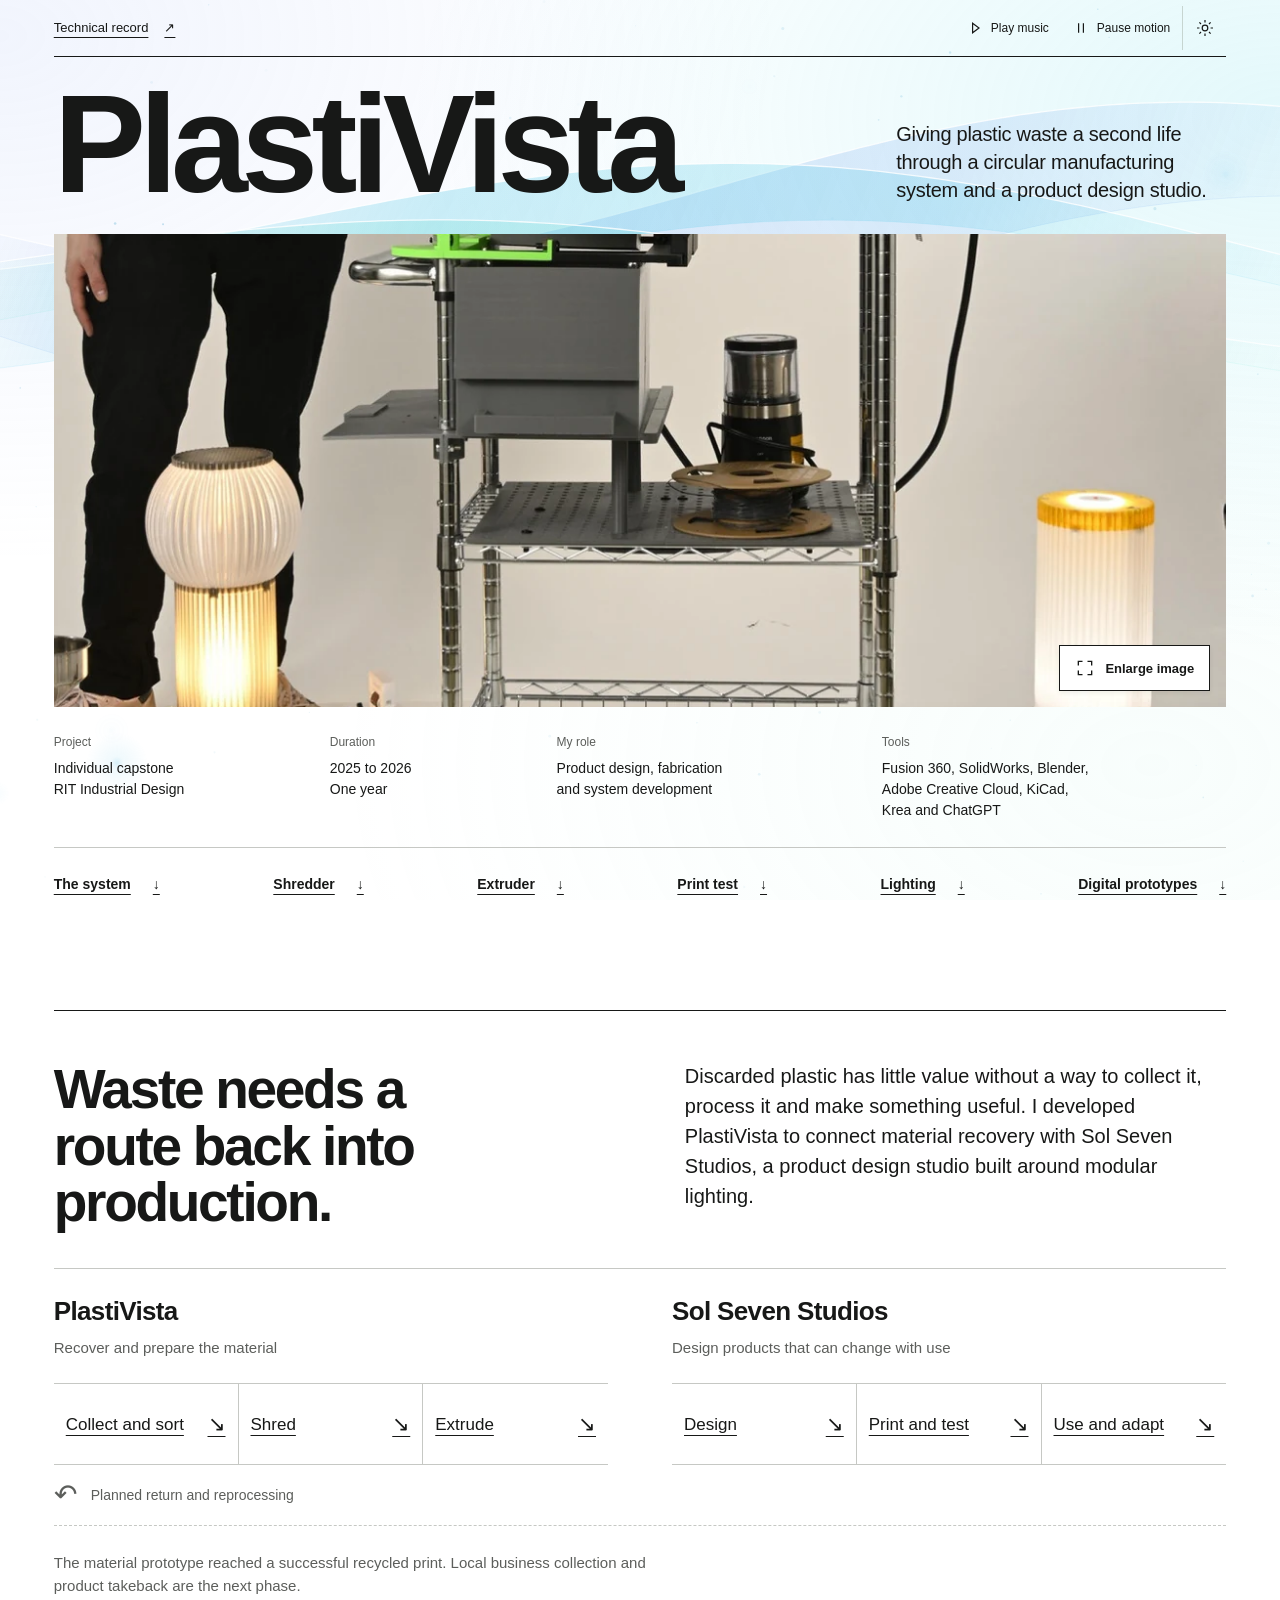
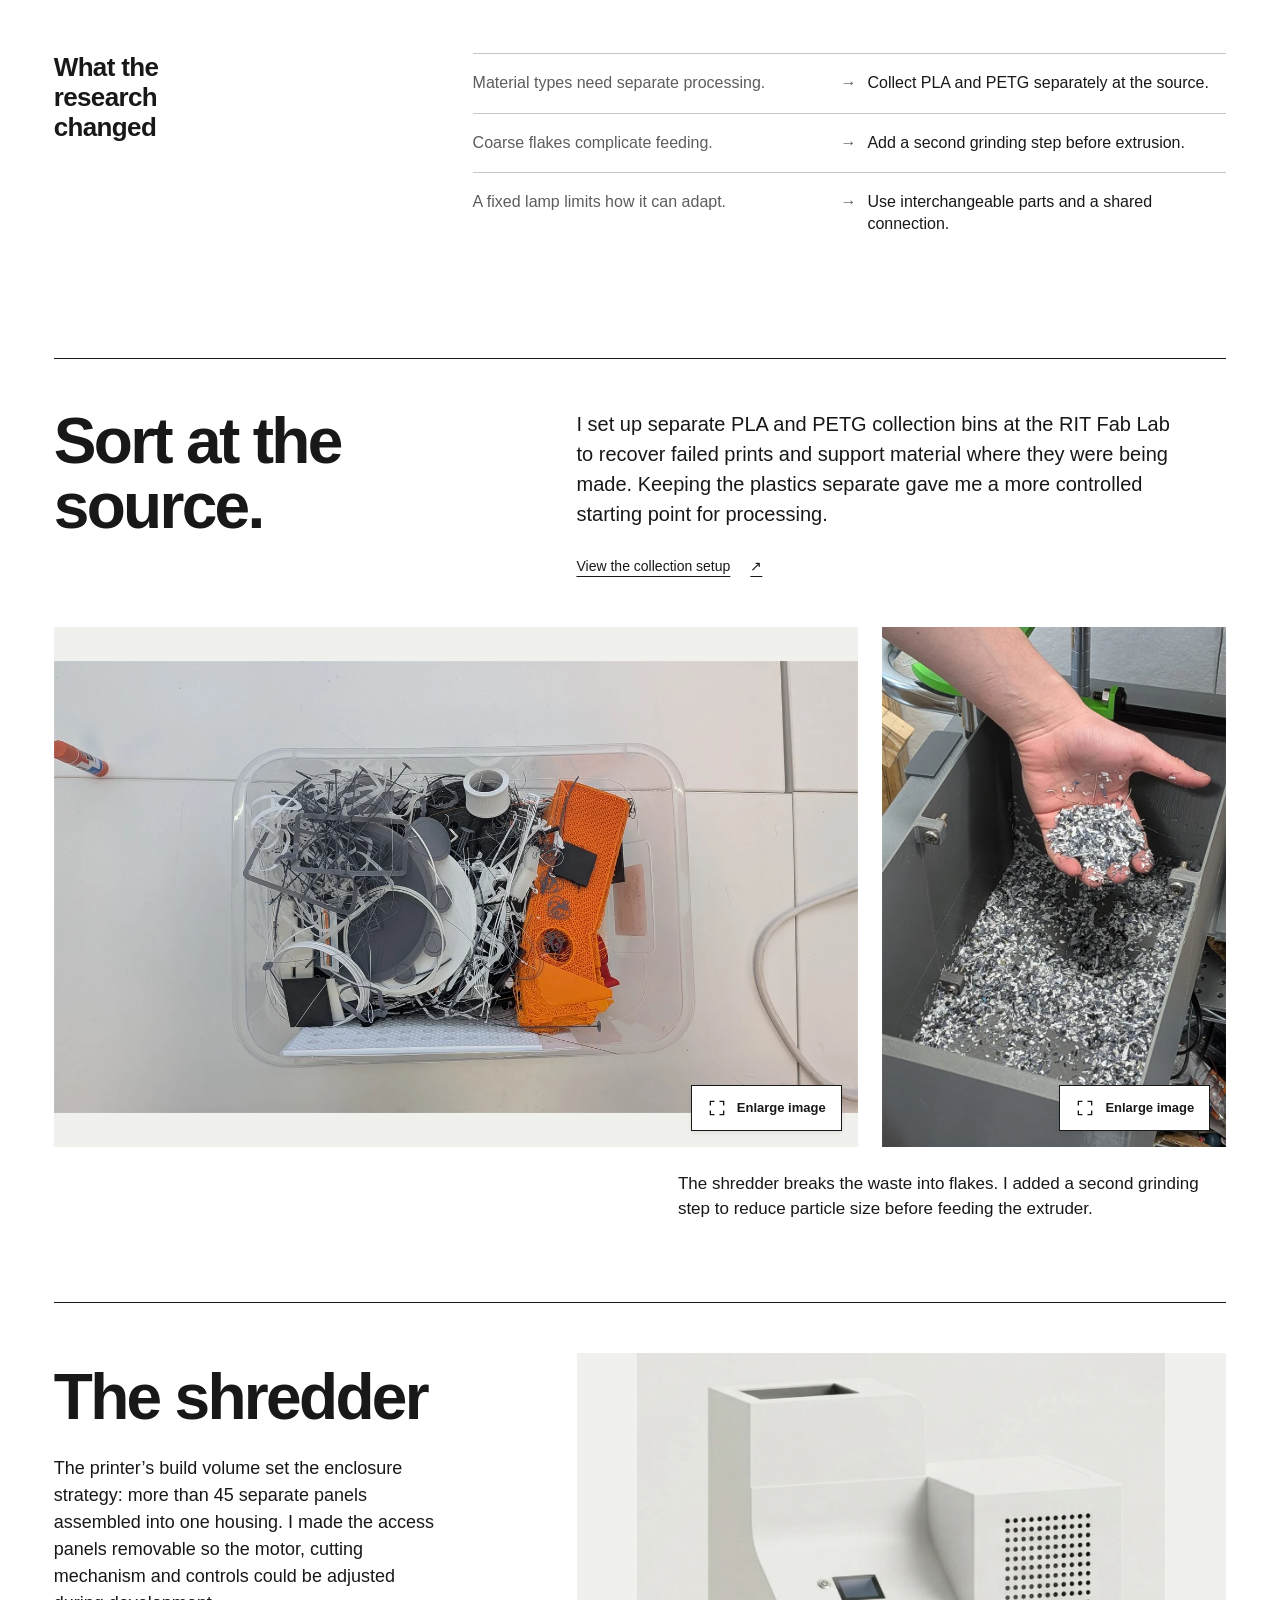
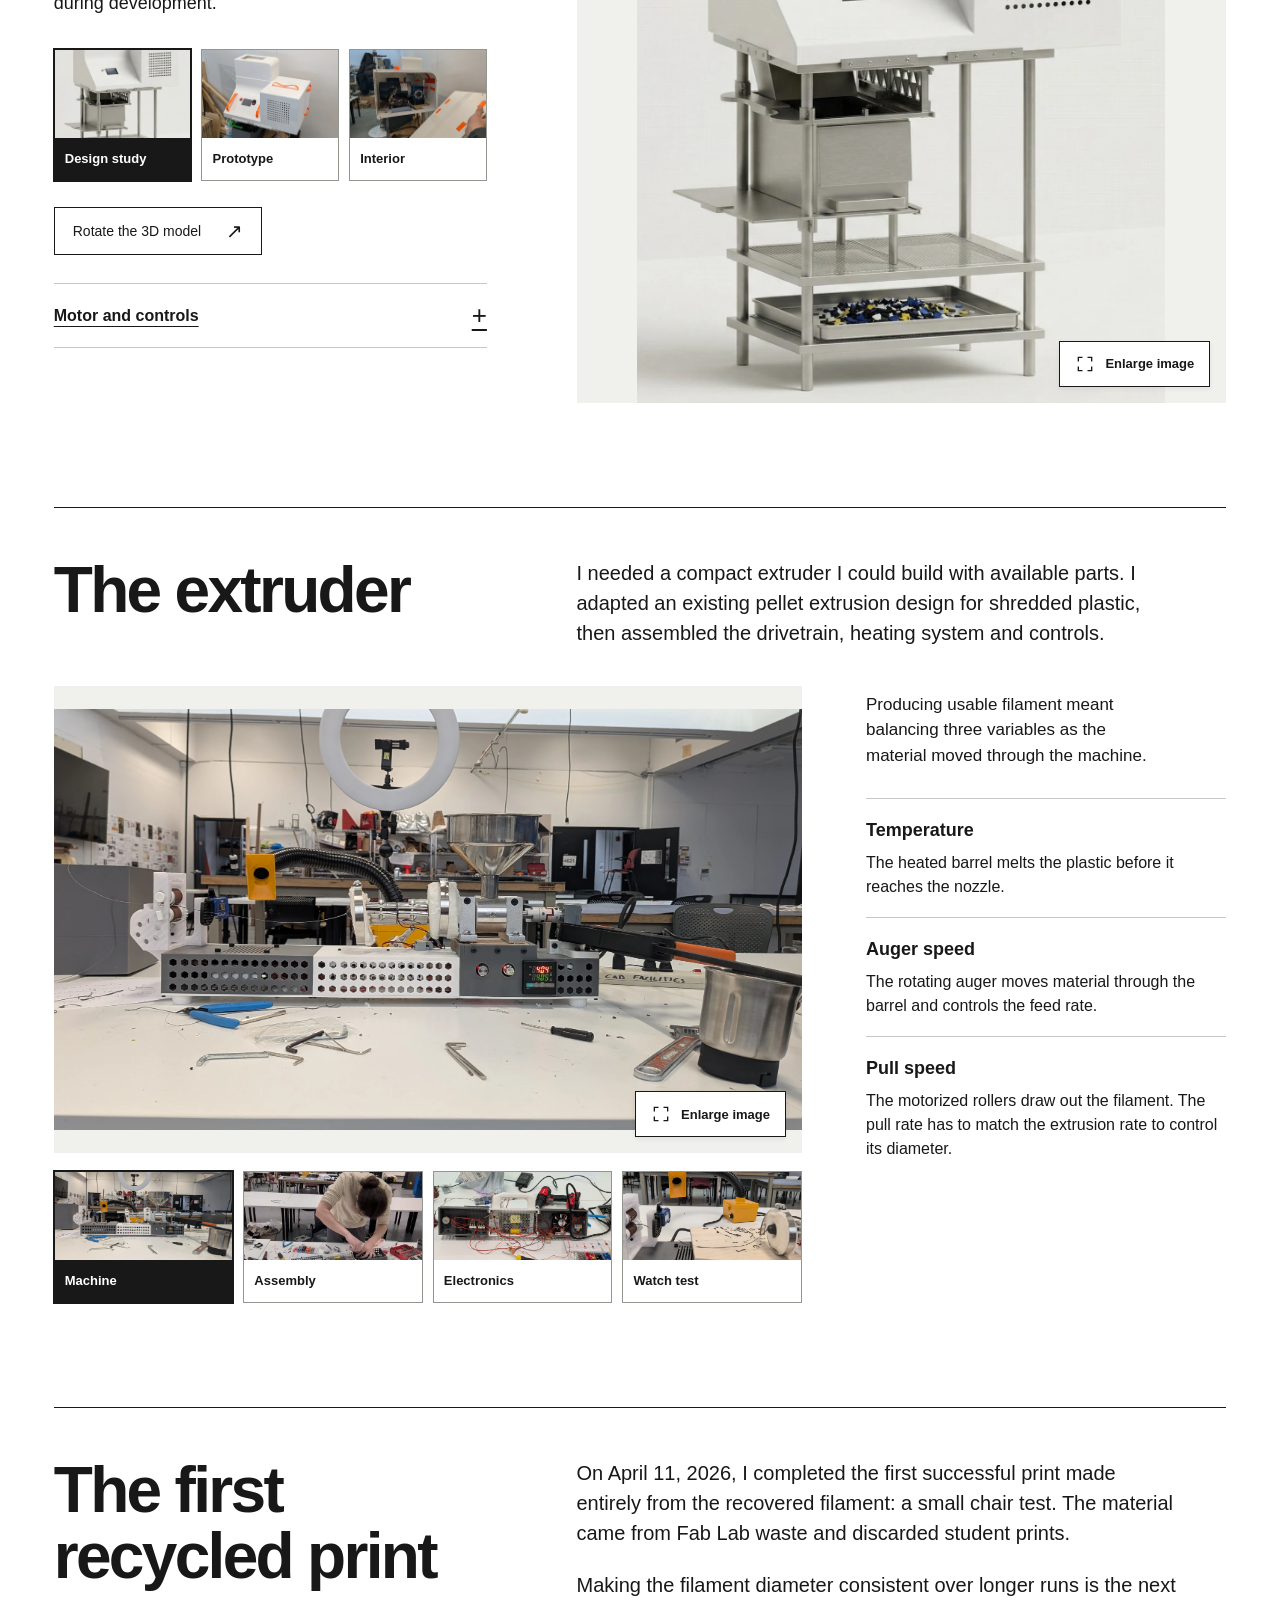
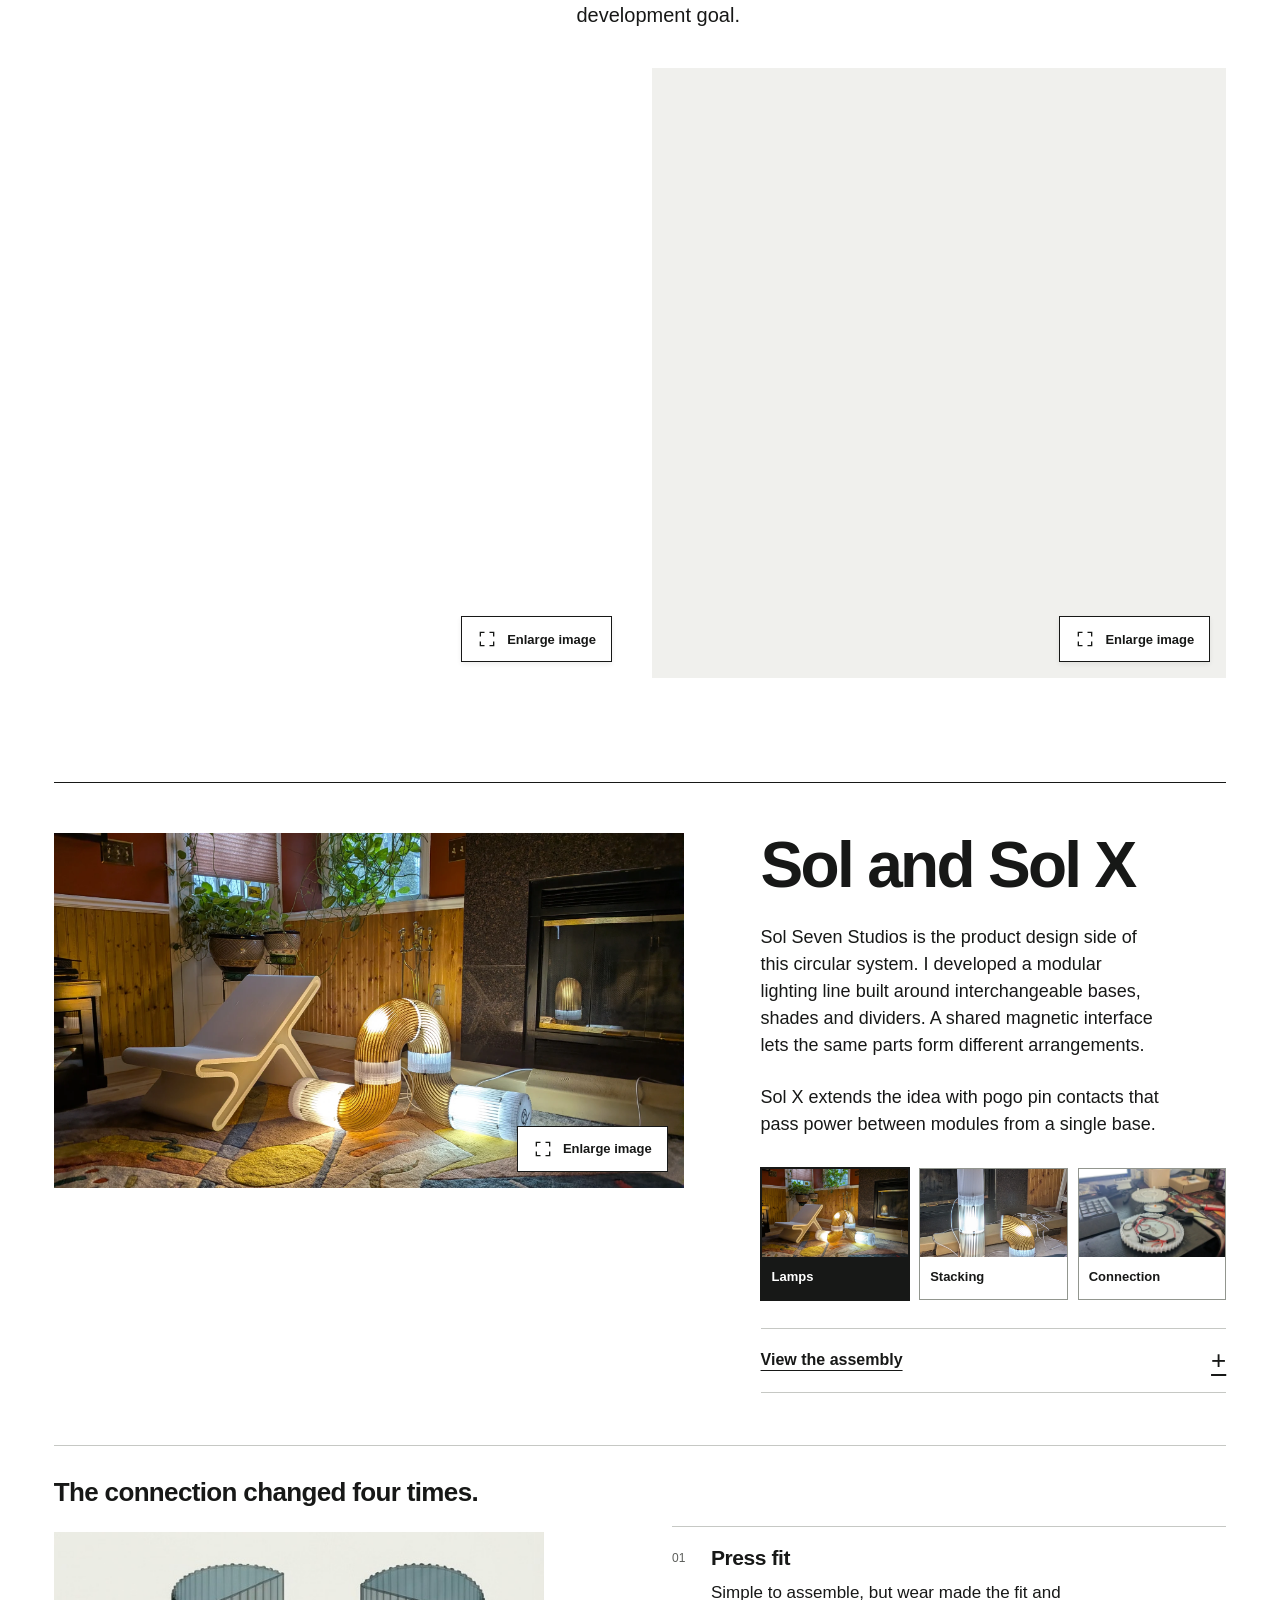
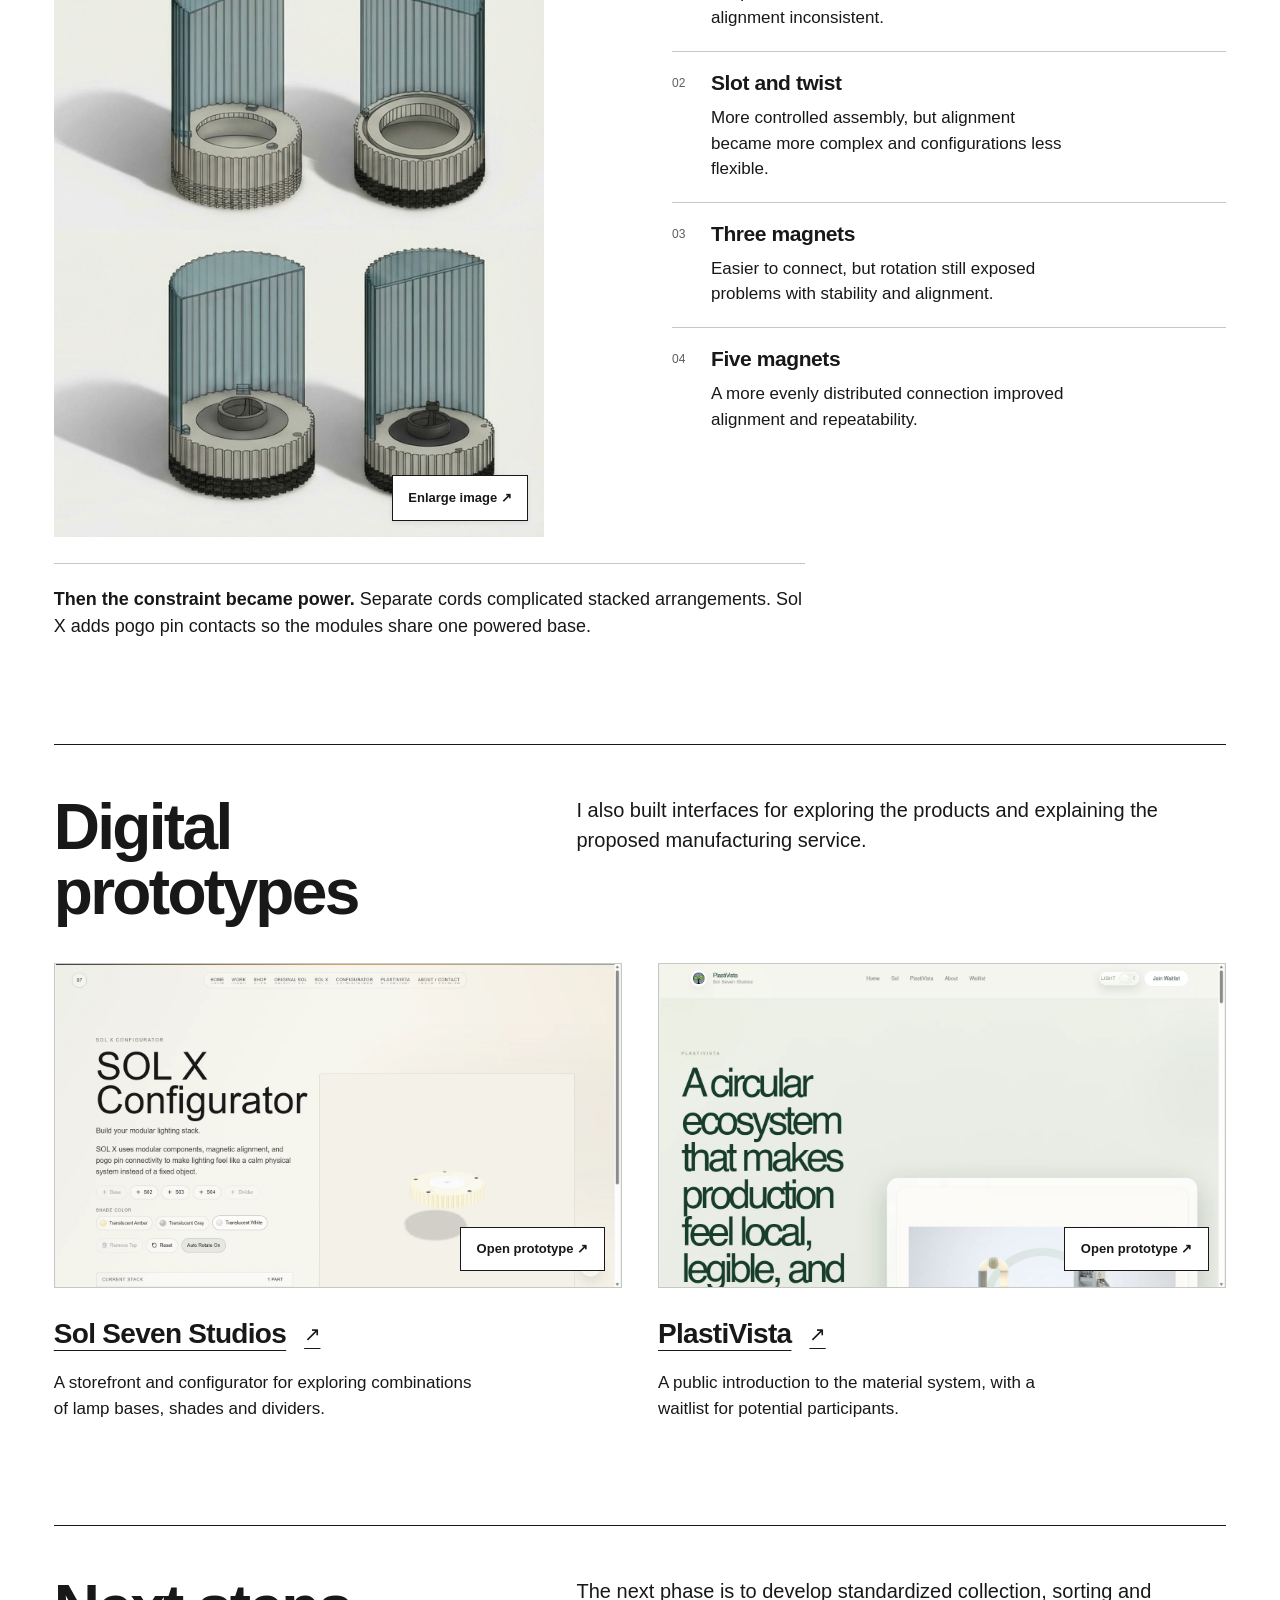
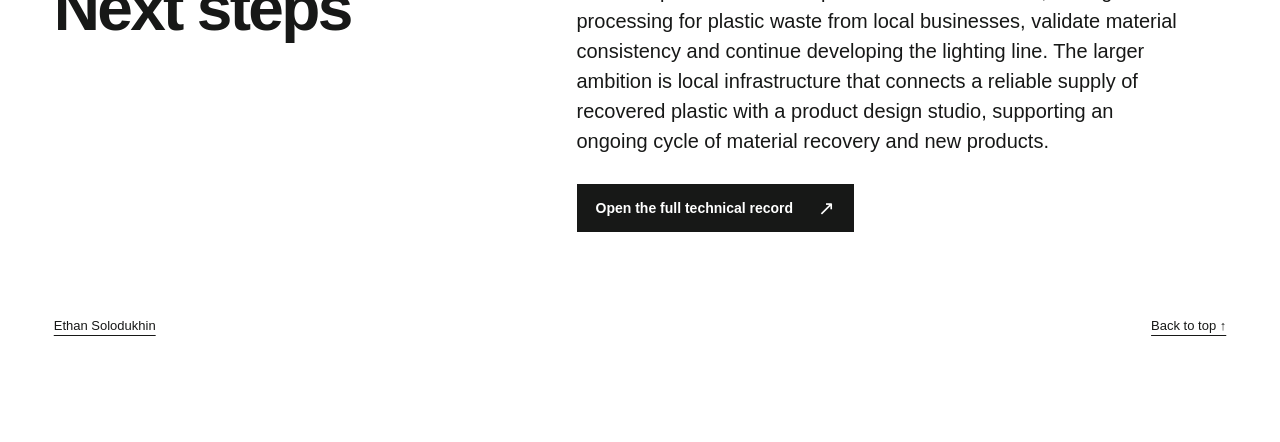
<file: index.html>
<!doctype html>
<html lang="en">
<head>
  <meta charset="utf-8">
  <meta name="viewport" content="width=device-width, initial-scale=1">
  <meta name="robots" content="noindex,nofollow">
  <meta name="description" content="PlastiVista by Ethan Solodukhin. A circular manufacturing system connecting plastic waste, fabrication and product design.">
  <title>PlastiVista · Ethan Solodukhin</title>
  <link rel="stylesheet" href="review.css"><link rel="stylesheet" href="case-study.css">
  <script src="review.js" defer></script>





<link rel="stylesheet" href="atmosphere.css?revision=07"><script src="atmosphere.js?revision=09" defer data-music-src="assets/ultra-chill-ambient.mp3"></script>
<link rel="stylesheet" href="feedback.css?revision=09">
</head>
<body>
  <a class="skip" href="#main">Skip to content</a>
  <header class="masthead wrap" id="top">
    <a class="author" href="https://www.ethansolodukhin.com/" target="_top">Ethan Solodukhin</a>
    <a class="record-link" href="technical.html#hardware" target="_blank" rel="noopener">Technical record <span aria-hidden="true">↗</span></a>
  </header>
  <main id="main">
    <section class="opening wrap" aria-labelledby="project-title">
      <div class="opening-type">
        <h1 id="project-title">PlastiVista</h1>
        <p class="project-deck">Giving plastic waste a second life through a circular manufacturing system and a product design studio.</p>
      </div>
      <figure class="exhibition">
        <a class="image-button hero-image" href="image.html?view=exhibition" data-image="assets/exhibition-2600.webp" target="_blank" rel="noopener" data-enlarge aria-label="Enlarge the capstone exhibition photograph">
          <picture>
            <source media="(max-width: 600px)" srcset="assets/system-portrait.webp">
            <img src="assets/exhibition-1600.webp" srcset="assets/exhibition-1600.webp 1600w, assets/exhibition-2600.webp 2600w" sizes="(min-width: 1600px) 1488px, 92vw" width="2600" height="1463" fetchpriority="high" alt="Ethan beside the PlastiVista shredder and Sol lighting collection.">
          </picture>
          <span class="enlarge-mark" aria-hidden="true"><svg viewBox="0 0 24 24" fill="none" stroke="currentColor" stroke-width="1.6"><path d="M9 4H4v5m11-5h5v5M4 15v5h5m11-5v5h-5"/></svg>Enlarge image</span>
        </a>
      </figure>
      <dl class="project-facts" aria-label="Project details">
        <div><dt>Project</dt><dd>Individual capstone<br>RIT Industrial Design</dd></div>
        <div><dt>Duration</dt><dd>2025 to 2026<br>One year</dd></div>
        <div><dt>My role</dt><dd>Product design, fabrication<br>and system development</dd></div>
        <div><dt>Tools</dt><dd>Fusion 360, SolidWorks, Blender,<br>Adobe Creative Cloud, KiCad,<br>Krea and ChatGPT</dd></div>
      </dl>
      <nav class="opening-summary section-links" aria-label="Project sections">
        <a href="#context">The system <span aria-hidden="true">↓</span></a>
        <a href="#shredder">Shredder <span aria-hidden="true">↓</span></a>
        <a href="#extruder">Extruder <span aria-hidden="true">↓</span></a>
        <a href="#first-print">Print test <span aria-hidden="true">↓</span></a>
        <a href="#sol">Lighting <span aria-hidden="true">↓</span></a>
        <a href="#digital">Digital prototypes <span aria-hidden="true">↓</span></a>
      </nav>
    </section>
<section class="chapter wrap system-context" id="context" aria-labelledby="context-title">
  <div class="section-head">
    <h2 id="context-title">Waste needs a route back into production.</h2>
    <div class="chapter-copy"><p>Discarded plastic has little value without a way to collect it, process it and make something useful. I developed PlastiVista to connect material recovery with Sol Seven Studios, a product design studio built around modular lighting.</p></div>
  </div>
  <div class="system-map" aria-label="Proposed circular system">
    <div class="system-branch"><h3>PlastiVista</h3><p>Recover and prepare the material</p><ol class="system-steps"><li><a href="#material">Collect and sort <span aria-hidden="true">↘</span></a></li><li><a href="#shredder">Shred <span aria-hidden="true">↘</span></a></li><li><a href="#extruder">Extrude <span aria-hidden="true">↘</span></a></li></ol></div>
    <div class="system-branch"><h3>Sol Seven Studios</h3><p>Design products that can change with use</p><ol class="system-steps"><li><a href="#sol">Design <span aria-hidden="true">↘</span></a></li><li><a href="#first-print">Print and test <span aria-hidden="true">↘</span></a></li><li><a href="#sol">Use and adapt <span aria-hidden="true">↘</span></a></li></ol></div>
    <p class="return-path"><span aria-hidden="true">↶</span> Planned return and reprocessing</p>
  </div>
  <p class="system-status">The material prototype reached a successful recycled print. Local business collection and product takeback are the next phase.</p>
  <div class="research-decisions">
    <h3>What the research changed</h3>
    <dl>
      <div><dt>Material types need separate processing.</dt><dd>Collect PLA and PETG separately at the source.</dd></div>
      <div><dt>Coarse flakes complicate feeding.</dt><dd>Add a second grinding step before extrusion.</dd></div>
      <div><dt>A fixed lamp limits how it can adapt.</dt><dd>Use interchangeable parts and a shared connection.</dd></div>
    </dl>
  </div>
</section>
<section class="chapter wrap" id="material" aria-labelledby="material-title">
  <div class="section-head">
    <h2 id="material-title">Sort at the source.</h2>
    <div class="chapter-copy"><p>I set up separate PLA and PETG collection bins at the RIT Fab Lab to recover failed prints and support material where they were being made. Keeping the plastics separate gave me a more controlled starting point for processing.</p><a class="text-link" href="image.html?view=collection" target="_blank" rel="noopener">View the collection setup <span aria-hidden="true">↗</span></a></div>
  </div>
  <div class="material-images"><figure><a class="image-button waste-image" href="image.html?view=waste" data-image="assets/waste.webp" target="_blank" rel="noopener" data-enlarge aria-label="Enlarge image: A collection bin filled with failed prints, support material and plastic scraps."><img src="assets/waste.webp" loading="lazy" decoding="async" alt="A collection bin filled with failed prints, support material and plastic scraps."><span class="enlarge-mark" aria-hidden="true"><svg viewBox="0 0 24 24" fill="none" stroke="currentColor" stroke-width="1.6"><path d="M9 4H4v5m11-5h5v5M4 15v5h5m11-5v5h-5"/></svg>Enlarge image</span></a></figure><figure><a class="image-button flakes-image" href="image.html?view=flakes" data-image="assets/flakes.webp" target="_blank" rel="noopener" data-enlarge aria-label="Enlarge image: Shredded plastic flakes held above a collection bin."><img src="assets/flakes.webp" loading="lazy" decoding="async" alt="Shredded plastic flakes held above a collection bin."><span class="enlarge-mark" aria-hidden="true"><svg viewBox="0 0 24 24" fill="none" stroke="currentColor" stroke-width="1.6"><path d="M9 4H4v5m11-5h5v5M4 15v5h5m11-5v5h-5"/></svg>Enlarge image</span></a></figure></div>
  <p class="material-note">The shredder breaks the waste into flakes. I added a second grinding step to reduce particle size before feeding the extruder.</p>
</section>
    <section class="shredder wrap" id="shredder" aria-labelledby="shredder-title">
      <div class="project-spread">
        <div class="section-copy">
          <h2 id="shredder-title">The shredder</h2>
          <p class="section-intro">The printer’s build volume set the enclosure strategy: more than 45 separate panels assembled into one housing. I made the access panels removable so the motor, cutting mechanism and controls could be adjusted during development.</p>
          <div class="view-selector" role="tablist" aria-label="Shredder images" aria-orientation="horizontal">
            <button type="button" role="tab" id="tab-study" aria-controls="panel-study" aria-selected="true" data-view="study"><img src="assets/shredder-study.webp" alt="" width="120" height="84" loading="lazy"><span>Design study</span></button>
            <button type="button" role="tab" id="tab-built" aria-controls="panel-built" aria-selected="false" tabindex="-1" data-view="built"><img src="assets/shredder-built.webp" alt="" width="120" height="84" loading="lazy"><span>Prototype</span></button>
            <button type="button" role="tab" id="tab-open" aria-controls="panel-open" aria-selected="false" tabindex="-1" data-view="open"><img src="assets/shredder-open.webp" alt="" width="120" height="84" loading="lazy"><span>Interior</span></button>
          </div>
          <a class="action-link model-link" href="model.html" target="_blank" rel="noopener">Rotate the 3D model <span aria-hidden="true">↗</span></a><details class="technical-details">
  <summary>Motor and controls</summary>
  <div class="detail-content">
    <figure><a class="image-button detail-image" href="image.html?view=components" data-image="assets/components.webp" target="_blank" rel="noopener" data-enlarge aria-label="Enlarge image: Motor, gear reducer, control unit and mechanical parts arranged before assembly."><img src="assets/components.webp" loading="lazy" decoding="async" alt="Motor, gear reducer, control unit and mechanical parts arranged before assembly."><span class="enlarge-mark" aria-hidden="true"><svg viewBox="0 0 24 24" fill="none" stroke="currentColor" stroke-width="1.6"><path d="M9 4H4v5m11-5h5v5M4 15v5h5m11-5v5h-5"/></svg>Enlarge image</span></a></figure>
    <p>A 1 hp motor drives the cutting mechanism through a gear reducer. An Arduino Uno and Nextion touchscreen provide the operating interface, including jam clearing profiles.</p>
    <p>The assembly includes a magnetic starter and a dedicated shutoff switch. Removable magnetic panels give access to the components.</p>
    <a href="image.html?view=touchscreen" target="_blank" rel="noopener">View the touchscreen <span aria-hidden="true">↗</span></a>
  </div>
</details>
        </div>
        <div class="project-views">
          <div class="project-view" id="panel-study" role="tabpanel" aria-labelledby="tab-study" tabindex="0">
            <figure>
              <a class="image-button machine-image study" href="image.html?view=study" data-image="assets/shredder-study.webp" target="_blank" rel="noopener" data-enlarge aria-label="Enlarge the shredder design study">
                <img src="assets/shredder-study.webp" width="1200" height="1477" loading="lazy" alt="Book visualization of the white shredder enclosure, its motor housing and collection tray.">
                <span class="enlarge-mark" aria-hidden="true"><svg viewBox="0 0 24 24" fill="none" stroke="currentColor" stroke-width="1.6"><path d="M9 4H4v5m11-5h5v5M4 15v5h5m11-5v5h-5"/></svg>Enlarge image</span>
              </a>

            </figure>
          </div>
          <div class="project-view" id="panel-built" role="tabpanel" aria-labelledby="tab-built" tabindex="0" hidden>
            <figure>
              <a class="image-button machine-image" href="image.html?view=built" data-image="assets/shredder-built.webp" target="_blank" rel="noopener" data-enlarge aria-label="Enlarge the built shredder prototype">
                <img src="assets/shredder-built.webp" width="1125" height="2000" loading="lazy" alt="The assembled white shredder prototype with orange handles, a front control panel and a collection bin below.">
                <span class="enlarge-mark" aria-hidden="true"><svg viewBox="0 0 24 24" fill="none" stroke="currentColor" stroke-width="1.6"><path d="M9 4H4v5m11-5h5v5M4 15v5h5m11-5v5h-5"/></svg>Enlarge image</span>
              </a>
            </figure>
          </div>
          <div class="project-view" id="panel-open" role="tabpanel" aria-labelledby="tab-open" tabindex="0" hidden>
            <figure>
              <a class="image-button machine-image" href="image.html?view=open" data-image="assets/shredder-open.webp" target="_blank" rel="noopener" data-enlarge aria-label="Enlarge the open enclosure photograph">
                <img src="assets/shredder-open.webp" width="1125" height="2000" loading="lazy" alt="The shredder with its front panel open, exposing the wiring and internal mechanical assembly.">
                <span class="enlarge-mark" aria-hidden="true"><svg viewBox="0 0 24 24" fill="none" stroke="currentColor" stroke-width="1.6"><path d="M9 4H4v5m11-5h5v5M4 15v5h5m11-5v5h-5"/></svg>Enlarge image</span>
              </a>
            </figure>
          </div>
        </div>
      </div>
    </section>

<section class="chapter wrap" id="extruder" aria-labelledby="extruder-title">
  <div class="section-head"><h2 id="extruder-title">The extruder</h2><div class="chapter-copy"><p>I needed a compact extruder I could build with available parts. I adapted an existing pellet extrusion design for shredded plastic, then assembled the drivetrain, heating system and controls.</p></div></div>
  <div class="extruder-layout">
    <div class="extruder-gallery">
      <div class="project-views">
        <div class="project-view" role="tabpanel" id="panel-extruder-machine" aria-labelledby="tab-extruder-machine" tabindex="0" ><figure><a class="image-button extruder-image" href="image.html?view=extruder" data-image="assets/extruder.webp" target="_blank" rel="noopener" data-enlarge aria-label="Enlarge image: The assembled extruder and filament pulling setup on the workbench."><img src="assets/extruder.webp" loading="lazy" decoding="async" alt="The assembled extruder and filament pulling setup on the workbench."><span class="enlarge-mark" aria-hidden="true"><svg viewBox="0 0 24 24" fill="none" stroke="currentColor" stroke-width="1.6"><path d="M9 4H4v5m11-5h5v5M4 15v5h5m11-5v5h-5"/></svg>Enlarge image</span></a></figure></div>
        <div class="project-view" role="tabpanel" id="panel-extruder-assembly" aria-labelledby="tab-extruder-assembly" tabindex="0" hidden><figure><a class="image-button extruder-image" href="image.html?view=extruder-build" data-image="assets/extruder-build.webp" target="_blank" rel="noopener" data-enlarge aria-label="Enlarge image: Ethan assembling and wiring the extruder on a workshop bench."><img src="assets/extruder-build.webp" loading="lazy" decoding="async" alt="Ethan assembling and wiring the extruder on a workshop bench."><span class="enlarge-mark" aria-hidden="true"><svg viewBox="0 0 24 24" fill="none" stroke="currentColor" stroke-width="1.6"><path d="M9 4H4v5m11-5h5v5M4 15v5h5m11-5v5h-5"/></svg>Enlarge image</span></a></figure></div>
        <div class="project-view" role="tabpanel" id="panel-extruder-electronics" aria-labelledby="tab-extruder-electronics" tabindex="0" hidden><figure><a class="image-button extruder-image" href="image.html?view=extruder-electronics" data-image="assets/extruder-electronics.webp" target="_blank" rel="noopener" data-enlarge aria-label="Enlarge image: The extruder electronics and wiring before the enclosure was closed."><img src="assets/extruder-electronics.webp" loading="lazy" decoding="async" alt="The extruder electronics and wiring before the enclosure was closed."><span class="enlarge-mark" aria-hidden="true"><svg viewBox="0 0 24 24" fill="none" stroke="currentColor" stroke-width="1.6"><path d="M9 4H4v5m11-5h5v5M4 15v5h5m11-5v5h-5"/></svg>Enlarge image</span></a></figure></div>
        <div class="project-view" role="tabpanel" id="panel-extruder-video" aria-labelledby="tab-extruder-video" tabindex="0" hidden><div class="video-frame"><video id="extrusion-video" controls muted playsinline preload="none" tabindex="0" poster="assets/extrusion-poster.jpg" aria-label="Extruder bench test"><source src="assets/extrusion-test.mp4" type="video/mp4"></video><button class="video-start" type="button" data-play="extrusion-video"><span aria-hidden="true">▶</span> Play extrusion test</button></div></div>
      </div>
      <div class="view-selector" role="tablist" aria-label="Extruder views" aria-orientation="horizontal"><button type="button" role="tab" id="tab-extruder-machine" aria-controls="panel-extruder-machine" aria-selected="true" tabindex="0"><img src="assets/extruder.webp" width="120" height="84" alt="" loading="lazy"><span>Machine</span></button><button type="button" role="tab" id="tab-extruder-assembly" aria-controls="panel-extruder-assembly" aria-selected="false" tabindex="-1"><img src="assets/extruder-build.webp" width="120" height="84" alt="" loading="lazy"><span>Assembly</span></button><button type="button" role="tab" id="tab-extruder-electronics" aria-controls="panel-extruder-electronics" aria-selected="false" tabindex="-1"><img src="assets/extruder-electronics.webp" width="120" height="84" alt="" loading="lazy"><span>Electronics</span></button><button type="button" role="tab" id="tab-extruder-video" aria-controls="panel-extruder-video" aria-selected="false" tabindex="-1"><img src="assets/extrusion-poster.jpg" width="120" height="84" alt="" loading="lazy"><span>Watch test</span></button></div>
    </div>
    <div class="extruder-controls"><p>Producing usable filament meant balancing three variables as the material moved through the machine.</p><dl>
      <div><dt>Temperature</dt><dd>The heated barrel melts the plastic before it reaches the nozzle.</dd></div>
      <div><dt>Auger speed</dt><dd>The rotating auger moves material through the barrel and controls the feed rate.</dd></div>
      <div><dt>Pull speed</dt><dd>The motorized rollers draw out the filament. The pull rate has to match the extrusion rate to control its diameter.</dd></div>
    </dl></div>
  </div>
</section>
<section class="chapter wrap" id="first-print" aria-labelledby="print-title">
  <div class="section-head"><h2 id="print-title">The first<br> recycled print</h2><div class="chapter-copy"><p>On April 11, 2026, I completed the first successful print made entirely from the recovered filament: a small chair test. The material came from Fab Lab waste and discarded student prints.</p><p>Making the filament diameter consistent over longer runs is the next development goal.</p></div></div>
  <div class="proof-images"><figure><a class="image-button filament-image" href="image.html?view=filament" data-image="assets/filament.webp" target="_blank" rel="noopener" data-enlarge aria-label="Enlarge image: A spool of recovered plastic filament."><img src="assets/filament.webp" loading="lazy" decoding="async" alt="A spool of recovered plastic filament."><span class="enlarge-mark" aria-hidden="true"><svg viewBox="0 0 24 24" fill="none" stroke="currentColor" stroke-width="1.6"><path d="M9 4H4v5m11-5h5v5M4 15v5h5m11-5v5h-5"/></svg>Enlarge image</span></a></figure><figure><a class="image-button print-image" href="image.html?view=first-print" data-image="assets/first-print.webp" target="_blank" rel="noopener" data-enlarge aria-label="Enlarge image: The small black chair test printed from recovered filament on April 11, 2026."><img src="assets/first-print.webp" loading="lazy" decoding="async" alt="The small black chair test printed from recovered filament on April 11, 2026."><span class="enlarge-mark" aria-hidden="true"><svg viewBox="0 0 24 24" fill="none" stroke="currentColor" stroke-width="1.6"><path d="M9 4H4v5m11-5h5v5M4 15v5h5m11-5v5h-5"/></svg>Enlarge image</span></a></figure></div>
</section>
<section class="chapter wrap" id="sol" aria-labelledby="sol-title">
  <div class="product-layout">
    <div class="project-views">
      <div class="project-view" role="tabpanel" id="panel-sol-arrangement" aria-labelledby="tab-sol-arrangement" tabindex="0" ><figure><a class="image-button product-image" href="image.html?view=sol-collection" data-image="assets/sol-collection.webp" target="_blank" rel="noopener" data-enlarge aria-label="Enlarge image: Illuminated modular Sol lamps arranged beside a printed chair in a room."><img src="assets/sol-collection.webp" loading="lazy" decoding="async" alt="Illuminated modular Sol lamps arranged beside a printed chair in a room."><span class="enlarge-mark" aria-hidden="true"><svg viewBox="0 0 24 24" fill="none" stroke="currentColor" stroke-width="1.6"><path d="M9 4H4v5m11-5h5v5M4 15v5h5m11-5v5h-5"/></svg>Enlarge image</span></a></figure></div>
      <div class="project-view" role="tabpanel" id="panel-sol-stacking" aria-labelledby="tab-sol-stacking" tabindex="0" hidden><figure><a class="image-button product-image" href="image.html?view=sol-tower" data-image="assets/sol-tower.webp" target="_blank" rel="noopener" data-enlarge aria-label="Enlarge image: Sol lighting modules arranged into a tall illuminated stack."><img src="assets/sol-tower.webp" loading="lazy" decoding="async" alt="Sol lighting modules arranged into a tall illuminated stack."><span class="enlarge-mark" aria-hidden="true"><svg viewBox="0 0 24 24" fill="none" stroke="currentColor" stroke-width="1.6"><path d="M9 4H4v5m11-5h5v5M4 15v5h5m11-5v5h-5"/></svg>Enlarge image</span></a></figure></div>
      <div class="project-view" role="tabpanel" id="panel-sol-connection" aria-labelledby="tab-sol-connection" tabindex="0" hidden><figure><a class="image-button product-image" href="image.html?view=sol-connection" data-image="assets/sol-connection.webp" target="_blank" rel="noopener" data-enlarge aria-label="Enlarge image: A Sol X connection component showing the magnetic interface and electrical wiring."><img src="assets/sol-connection.webp" loading="lazy" decoding="async" alt="A Sol X connection component showing the magnetic interface and electrical wiring."><span class="enlarge-mark" aria-hidden="true"><svg viewBox="0 0 24 24" fill="none" stroke="currentColor" stroke-width="1.6"><path d="M9 4H4v5m11-5h5v5M4 15v5h5m11-5v5h-5"/></svg>Enlarge image</span></a></figure></div>
    </div>
    <div class="product-copy"><h2 id="sol-title">Sol and Sol X</h2><p class="section-intro">Sol Seven Studios is the product design side of this circular system. I developed a modular lighting line built around interchangeable bases, shades and dividers. A shared magnetic interface lets the same parts form different arrangements.</p><p class="section-intro">Sol X extends the idea with pogo pin contacts that pass power between modules from a single base.</p>
      <div class="view-selector" role="tablist" aria-label="Sol views" aria-orientation="horizontal"><button type="button" role="tab" id="tab-sol-arrangement" aria-controls="panel-sol-arrangement" aria-selected="true" tabindex="0"><img src="assets/sol-collection.webp" width="120" height="84" alt="" loading="lazy"><span>Lamps</span></button><button type="button" role="tab" id="tab-sol-stacking" aria-controls="panel-sol-stacking" aria-selected="false" tabindex="-1"><img src="assets/sol-tower.webp" width="120" height="84" alt="" loading="lazy"><span>Stacking</span></button><button type="button" role="tab" id="tab-sol-connection" aria-controls="panel-sol-connection" aria-selected="false" tabindex="-1"><img src="assets/sol-connection.webp" width="120" height="84" alt="" loading="lazy"><span>Connection</span></button></div>
      <details class="technical-details"><summary>View the assembly</summary><div class="detail-content"><figure><a class="image-button detail-image" href="image.html?view=sol-assembly" data-image="assets/sol-assembly.webp" target="_blank" rel="noopener" data-enlarge aria-label="Enlarge image: Ethan assembling an amber Sol lighting module."><img src="assets/sol-assembly.webp" loading="lazy" decoding="async" alt="Ethan assembling an amber Sol lighting module."><span class="enlarge-mark" aria-hidden="true"><svg viewBox="0 0 24 24" fill="none" stroke="currentColor" stroke-width="1.6"><path d="M9 4H4v5m11-5h5v5M4 15v5h5m11-5v5h-5"/></svg>Enlarge image</span></a></figure></div></details>
    </div>
  </div>
  <div class="connection-process">
    <div class="connection-evidence"><h3>The connection changed four times.</h3><a class="image-button" href="image.html?view=sol-iterations" data-image="assets/sol-iterations.jpg" target="_blank" rel="noopener" data-enlarge aria-label="Enlarge the four connection concepts"><img src="assets/sol-iterations.jpg" width="613" height="757" loading="lazy" alt="Four cutaway studies from the capstone book showing the evolution of the lamp connection."><span class="enlarge-mark">Enlarge image ↗</span></a></div>
    <ol class="decision-sequence">
      <li><h4>Press fit</h4><p>Simple to assemble, but wear made the fit and alignment inconsistent.</p></li>
      <li><h4>Slot and twist</h4><p>More controlled assembly, but alignment became more complex and configurations less flexible.</p></li>
      <li><h4>Three magnets</h4><p>Easier to connect, but rotation still exposed problems with stability and alignment.</p></li>
      <li><h4>Five magnets</h4><p>A more evenly distributed connection improved alignment and repeatability.</p></li>
    </ol>
    <p class="power-decision"><strong>Then the constraint became power.</strong> Separate cords complicated stacked arrangements. Sol X adds pogo pin contacts so the modules share one powered base.</p>
  </div>
</section>
<section class="chapter wrap" id="digital" aria-labelledby="digital-title">
  <div class="section-head"><h2 id="digital-title">Digital prototypes</h2><div class="chapter-copy"><p>I also built interfaces for exploring the products and explaining the proposed manufacturing service.</p></div></div>
  <div class="digital-grid">
    <article><a class="prototype-image" href="https://solsevenstudios.com/solx-configurator" target="_blank" rel="noopener" aria-label="Open the Sol Seven Studios prototype"><img src="assets/configurator.webp" width="1574" height="900" loading="lazy" alt="The Sol Seven Studios lamp configurator interface."><span>Open prototype ↗</span></a><h3><a href="https://solsevenstudios.com/solx-configurator" target="_blank" rel="noopener">Sol Seven Studios <span aria-hidden="true">↗</span></a></h3><p>A storefront and configurator for exploring combinations of lamp bases, shades and dividers.</p></article>
    <article><a class="prototype-image" href="https://ethansol7.github.io/plasti-vista-site/system/" target="_blank" rel="noopener" aria-label="Open the PlastiVista system prototype"><img src="assets/system-site.webp" width="1574" height="900" loading="lazy" alt="The PlastiVista website introducing the local manufacturing system."><span>Open prototype ↗</span></a><h3><a href="https://ethansol7.github.io/plasti-vista-site/system/" target="_blank" rel="noopener">PlastiVista <span aria-hidden="true">↗</span></a></h3><p>A public introduction to the material system, with a waitlist for potential participants.</p></article>
  </div>
</section>
<section class="chapter closing wrap" id="next" aria-labelledby="next-title"><div class="section-head"><h2 id="next-title">Next steps</h2><div class="chapter-copy"><p>The next phase is to develop standardized collection, sorting and processing for plastic waste from local businesses, validate material consistency and continue developing the lighting line. The larger ambition is local infrastructure that connects a reliable supply of recovered plastic with a product design studio, supporting an ongoing cycle of material recovery and new products.</p><a class="action-link" href="technical.html#hardware" target="_blank" rel="noopener">Open the full technical record <span aria-hidden="true">↗</span></a></div></div></section>  </main><footer class="wrap"><a href="https://www.ethansolodukhin.com/" target="_top">Ethan Solodukhin</a><a href="#top">Back to top ↑</a></footer>
  <dialog class="image-viewer" aria-label="Image viewer"><button class="close-viewer" type="button" autofocus>Close <span aria-hidden="true">×</span></button><img alt=""></dialog>
</body></html>
</file>
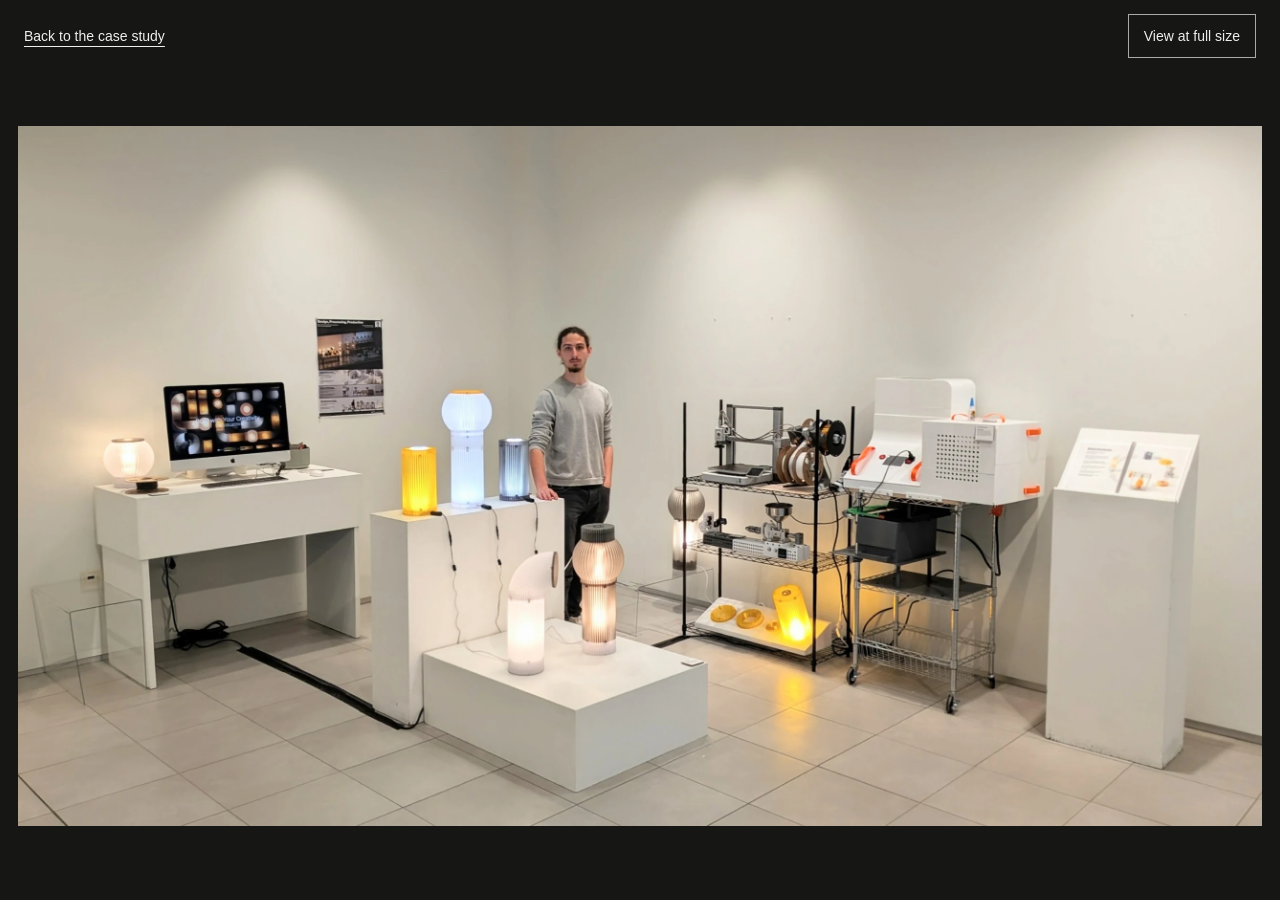
<file: image.html>
<!doctype html><html lang="en"><head><meta charset="utf-8"><meta name="viewport" content="width=device-width,initial-scale=1"><meta name="robots" content="noindex,nofollow"><title>PlastiVista · Image</title><script src="media-index.js?revision=09"></script><style>*{box-sizing:border-box}body{margin:0;font:14px/1.5 Helvetica,Arial,sans-serif;background:#161715;color:#eee}header{display:flex;align-items:center;justify-content:space-between;gap:24px;padding:14px 24px}a{display:flex;align-items:center;min-height:44px;color:inherit;text-underline-offset:5px}button{font:inherit;color:inherit;background:transparent;border:1px solid #aaa;min-height:44px;padding:8px 15px;cursor:pointer}button:hover{background:white;color:#171817}main{padding:0 18px 20px}img{display:block;width:100%;height:calc(100dvh - 92px);object-fit:contain}body.zoomed img{width:auto;max-width:none;height:auto;margin-inline:auto}body.zoomed main{overflow:auto}button:focus-visible,a:focus-visible{outline:2px solid white;outline-offset:4px}@media(max-width:500px){header{padding:12px 16px;gap:16px;font-size:13px}}</style></head><body><header><a id="return" href="index.html">Back to the case study</a><button type="button" id="zoom" aria-pressed="false">View at full size</button></header><main><img id="photo" alt=""></main><script>
const view = mediaIndex[new URLSearchParams(location.search).get('view')] || mediaIndex.exhibition;
document.getElementById('photo').src = `assets/${view[0]}`;
document.getElementById('photo').alt = view[1];
document.getElementById('return').href = `index.html#${view[2]}`;
document.getElementById('zoom').addEventListener('click', event => {
  const zoomed = document.body.classList.toggle('zoomed');
  event.currentTarget.setAttribute('aria-pressed', String(zoomed));
  event.currentTarget.textContent = zoomed ? 'Fit to screen' : 'View at full size';
});
</script></body></html>
</file>
<file: review.css>
@font-face{font-family:Book Display;src:local("NHaasGroteskDSPro-75Bd"),local("Neue Haas Grotesk Display Pro 75 Bold");font-weight:700;font-display:swap}
@font-face{font-family:Book Text;src:local("NHaasGroteskTXPro-55Rg"),local("Neue Haas Grotesk Text Pro 55 Roman");font-weight:400;font-display:swap}
@font-face{font-family:Review Helvetica;src:local("Helvetica");font-weight:400;font-display:swap}
@font-face{font-family:Review Helvetica;src:local("Helvetica Bold"),local("Helvetica-Bold");font-weight:700;font-display:swap}
:root{--ink:#171817;--muted:#5c5e5b;--line:#c6c8c4;--paper:#fff;--accent:#41604f;--gutter:clamp(22px,4.2vw,68px);--display:"Book Display","Review Helvetica","Helvetica Neue",Arial,sans-serif;--text:"Book Text","Review Helvetica","Helvetica Neue",Arial,sans-serif}
*{box-sizing:border-box}
html{scroll-behavior:smooth;scroll-padding-top:28px}
body{margin:0;background:var(--paper);color:var(--ink);font-family:var(--text);font-size:16px;line-height:1.5;-webkit-font-smoothing:antialiased}
p,h1,h2,figure{margin:0}
a{color:inherit;text-decoration:underline;text-underline-offset:5px;text-decoration-thickness:1px}
a,button{touch-action:manipulation;-webkit-tap-highlight-color:transparent}
button{font:inherit;color:inherit;cursor:pointer}
a:focus-visible,button:focus-visible,[tabindex]:focus-visible{outline:3px solid var(--accent);outline-offset:5px}
.wrap{max-width:1600px;margin-inline:auto;padding-inline:var(--gutter)}
.skip{position:fixed;left:20px;top:-80px;background:#fff;padding:12px 20px;z-index:20}
.skip:focus{top:12px}
.masthead{display:flex;align-items:center;justify-content:space-between;gap:20px;min-height:72px;font-size:13px}
.author{font-weight:700}
.masthead a{display:inline-flex;align-items:center;gap:16px;min-height:44px}
.masthead a:hover,footer a:hover{color:var(--accent);text-decoration-thickness:2px}
.opening-type{display:grid;grid-template-columns:minmax(0,1fr) minmax(240px,310px);align-items:end;gap:44px;padding-block:40px 38px;border-top:1px solid var(--ink)}
h1{font-family:var(--display);font-size:clamp(70px,12.1vw,186px);font-weight:700;letter-spacing:-.048em;line-height:.86}
.project-deck{font-size:clamp(18px,1.5vw,22px);line-height:1.4;letter-spacing:-.014em;max-width:29ch}
.image-button{display:block;width:100%;border:0;padding:0;background:#f0f0ed;position:relative;cursor:zoom-in;text-align:left;text-decoration:none;overflow:hidden}
.image-button img{display:block;width:100%;height:100%;object-fit:cover}
.hero-image{height:clamp(330px,37vw,540px)}
.hero-image picture{display:block;width:100%;height:100%}
.hero-image img{object-position:50% 70%}
.enlarge-mark{position:absolute;bottom:16px;right:16px;min-height:46px;display:inline-flex;align-items:center;gap:10px;padding:11px 15px;background:#fff;color:var(--ink);border:1px solid var(--ink);font-size:13px;font-weight:700;line-height:1.2;transition:background .16s,color .16s;box-shadow:0 2px 5px #00000012}
.enlarge-mark svg{width:20px;height:20px;flex-shrink:0}
.image-button:hover .enlarge-mark,.image-button:focus-visible .enlarge-mark{background:var(--ink);color:#fff}
.image-button:active .enlarge-mark{background:#3d493f}
figcaption{padding-top:11px;font-size:12px;line-height:1.4;color:var(--muted)}
.opening-summary{display:flex;justify-content:flex-end;padding-top:16px}
.action-link{display:inline-flex;align-items:center;justify-content:space-between;gap:25px;min-height:48px;padding:11px 18px;border:1px solid var(--ink);font-size:14px;line-height:1.3;font-weight:700;text-decoration:none;background:var(--ink);color:#fff;transition:background .16s,color .16s}
.action-link span{font-size:20px;font-weight:400;line-height:1}
.action-link:hover{background:#3a4c40;border-color:#3a4c40}
.action-link:active{background:#26362b}
.shredder{padding-top:80px;scroll-margin-top:-48px}
.project-spread{display:grid;grid-template-columns:.8fr 1.2fr;gap:clamp(44px,7vw,108px);padding-top:50px;border-top:1px solid var(--ink)}
.section-copy{padding-top:12px;min-width:0}
h2{font-family:var(--display);font-size:clamp(47px,5vw,76px);line-height:1.02;letter-spacing:-.042em;font-weight:700}
.section-intro{max-width:38ch;font-size:18px;line-height:1.5;margin-top:25px}
.view-selector{display:grid;grid-template-columns:repeat(3,minmax(0,1fr));gap:10px;margin-top:32px}
.view-selector button{display:flex;flex-direction:column;padding:0;min-width:0;border:1px solid #92968f;background:#fff;color:var(--ink);text-align:left;transition:border-color .16s,box-shadow .16s}
.view-selector img{display:block;width:100%;height:88px;object-fit:cover;object-position:center 50%;background:#f0f0ed}
.view-selector span{display:flex;flex:1;width:100%;align-items:center;min-height:42px;padding:9px 10px;font-size:13px;line-height:1.3;font-weight:700}
.view-selector button:hover{border-color:var(--ink);box-shadow:0 0 0 1px var(--ink)}
.view-selector button:hover span{background:#eef0eb}
.view-selector button[aria-selected="true"]{border-color:var(--ink);box-shadow:0 0 0 1px var(--ink)}
.view-selector button[aria-selected="true"] span{background:var(--ink);color:#fff}
.model-link{margin-top:26px;background:#fff;color:var(--ink);font-weight:400}
.model-link:hover{background:var(--ink);color:#fff;border-color:var(--ink)}
.project-views{min-width:0}
.project-view[hidden]{display:none}
.machine-image{height:650px}
.machine-image img{object-fit:contain}
footer{display:flex;justify-content:flex-end;margin-top:48px!important;padding-block:24px;font-size:13px}
footer a{display:inline-flex;align-items:center;min-height:44px}
.text-link{display:inline-flex;align-items:center;gap:20px;min-height:44px}
.image-viewer{position:fixed;inset:0;margin:auto;border:0;padding:72px 24px 18px;width:100vw;max-width:100vw;height:100dvh;max-height:100dvh;background:#161715;color:#fff;overflow:auto}
.image-viewer::backdrop{background:#161715}
.image-viewer[open]{display:flex;flex-direction:column;align-items:center}
.image-viewer>img{display:block;max-width:100%;width:auto;min-height:0;height:calc(100dvh - 135px);object-fit:contain;flex:1}
.close-viewer{position:absolute;right:24px;top:15px;display:flex;align-items:center;gap:22px;border:1px solid #92968f;background:transparent;color:#fff;min-height:44px;padding:4px 14px;font-size:14px}
.close-viewer:hover{background:#fff;color:#171817}
.close-viewer span{font-size:29px}
.viewer-caption{font-size:13px;line-height:1.4;color:#ddd;padding-top:14px;text-align:center;max-width:800px}
body:has(.image-viewer[open]){overflow:hidden}
@media(max-width:1050px){
 .masthead{min-height:62px}.opening-type{grid-template-columns:minmax(0,1fr) 240px;padding-block:30px;gap:28px}h1{font-size:11.6vw}.project-deck{font-size:18px}.project-spread{gap:40px;grid-template-columns:.9fr 1.1fr}.machine-image{height:auto;aspect-ratio:4/5}.section-intro{font-size:17px}.view-selector{gap:8px}.view-selector span{font-size:12px;padding-inline:8px}.view-selector img{height:72px}
}
@media(max-width:760px){
 .masthead{font-size:12px;min-height:56px}.opening-type{display:block;padding-block:27px 25px}h1{font-size:16.1vw}.project-deck{font-size:19px;line-height:1.4;max-width:35ch;margin-top:24px}.opening-summary{padding-top:16px}.shredder{padding-top:64px;scroll-margin-top:-34px}.project-spread{grid-template-columns:1fr;gap:22px;padding-top:30px}.section-copy{display:contents}h2{font-size:clamp(44px,9vw,65px);order:0}.section-intro{order:1;font-size:17px;max-width:44ch;margin:0}.view-selector{order:2;margin-top:4px;gap:10px}.view-selector img{height:80px}.view-selector span{font-size:13px;min-height:44px}.project-views{order:3}.model-link{order:4;margin-top:0;width:fit-content}.machine-image{height:auto;aspect-ratio:4/5}footer{margin-top:24px!important}
}
@media(max-width:600px){
 .hero-image{height:auto;aspect-ratio:1200/1498}.hero-image img{object-fit:contain}.enlarge-mark{bottom:12px;right:12px;min-height:44px;padding:10px 12px;font-size:12px;gap:8px}.enlarge-mark svg{width:18px;height:18px}.view-selector img{height:76px}.view-selector span{font-size:12px}.image-viewer{padding-inline:12px}.image-viewer>img{max-height:calc(100dvh - 170px)}
}
@media(prefers-reduced-motion:reduce){html{scroll-behavior:auto}*{transition:none!important}}
</file>
<file: case-study.css>
.is-embedded{scroll-behavior:auto}
.section-links{justify-content:space-between;align-items:center;gap:16px;flex-wrap:wrap;padding-top:14px}
.section-links a{display:inline-flex;align-items:center;justify-content:space-between;gap:22px;min-height:44px;font-size:14px;font-weight:700}
.section-links a:hover{color:var(--accent)}
.chapter{margin-top:104px;scroll-margin-top:30px}
.section-head{display:grid;grid-template-columns:.8fr 1.2fr;gap:clamp(44px,7vw,108px);align-items:start;border-top:1px solid var(--ink);padding-top:50px;margin-bottom:38px}
.chapter-copy{font-size:20px;line-height:1.5;max-width:54ch}
.chapter-copy p+p{margin-top:22px}
.chapter-copy .text-link{margin-top:16px;font-size:14px}
.material-images{display:grid;grid-template-columns:1.4fr .6fr;gap:24px}
.material-images .image-button{height:520px}
.waste-image img{object-fit:contain}
.flakes-image img{object-position:center 60%}
.material-note{max-width:58ch;margin-top:24px;margin-left:auto;font-size:17px;line-height:1.5}
.technical-details{margin-top:28px;border-block:1px solid var(--line);font-size:16px}
.technical-details summary{display:flex;align-items:center;justify-content:space-between;gap:20px;min-height:56px;padding-block:12px;cursor:pointer;font-weight:700;list-style:none;text-decoration:underline;text-underline-offset:5px}
.technical-details summary::-webkit-details-marker{display:none}
.technical-details summary::after{content:'+';font-size:26px;font-weight:400;text-decoration:none}
.technical-details[open] summary::after{content:'−'}
.technical-details summary:hover{color:var(--accent)}
.technical-details summary:focus-visible{outline:3px solid var(--accent);outline-offset:4px}
.detail-content{padding-block:6px 24px}
.detail-content p{margin-top:20px}
.detail-content>a{display:inline-flex;align-items:center;min-height:44px;gap:15px;margin-top:10px;font-size:14px}
.detail-image{aspect-ratio:4/3;margin-block:12px}
.detail-image img{object-fit:contain}
.extruder-layout{display:grid;grid-template-columns:1.35fr .65fr;gap:clamp(36px,5vw,80px);align-items:start}
.extruder-image,.video-frame{aspect-ratio:16/10}
.extruder-image img{object-fit:contain}
.extruder-gallery .view-selector{grid-template-columns:repeat(4,minmax(0,1fr));margin-top:18px}
.extruder-controls{font-size:17px;line-height:1.5;padding-top:6px}
.extruder-controls>p{max-width:32ch}
.extruder-controls dl{margin:30px 0 0}
.extruder-controls dl>div{border-top:1px solid var(--line);padding-block:18px}
.extruder-controls dt{font-size:18px;font-weight:700}
.extruder-controls dd{margin:7px 0 0;font-size:16px}
.video-frame{position:relative;background:#161715;overflow:hidden}
.video-frame video{display:block;width:100%;height:100%;object-fit:contain}
.video-start{position:absolute;top:50%;left:50%;transform:translate(-50%,-50%);display:flex;align-items:center;gap:16px;min-height:52px;max-width:90%;padding:14px 20px;border:1px solid #171817;background:white;color:#171817;font-size:15px;font-weight:700;white-space:nowrap}
.video-start:hover{background:#171817;color:white;border-color:white}
.video-start[hidden]{display:none}
.proof-images{display:grid;grid-template-columns:1fr 1fr;gap:24px}
.proof-images .image-button{height:610px}
.proof-images img{object-fit:contain}
.filament-image{background:#fff}
.proof-images .filament-image img{transform:scale(1.5)}
.product-layout{display:grid;grid-template-columns:1.15fr .85fr;gap:clamp(36px,6vw,96px);border-top:1px solid var(--ink);padding-top:50px;align-items:start}
.product-image{height:auto;aspect-ratio:4/3;background:#fff}
.product-layout #panel-sol-arrangement .product-image{aspect-ratio:16/9}
.product-layout #panel-sol-stacking .product-image{aspect-ratio:4/5}
.product-image img{object-fit:contain}
.product-copy .section-intro{max-width:40ch}
.product-copy .view-selector{margin-top:30px}
.digital-grid{display:grid;grid-template-columns:1fr 1fr;gap:36px}
.prototype-image{display:block;position:relative;aspect-ratio:1574/900;overflow:hidden;background:#f0f0ed;border:1px solid var(--line)}
.prototype-image img{display:block;width:100%;height:100%;object-fit:contain;transition:transform .22s}
.prototype-image>span{position:absolute;bottom:16px;right:16px;background:#fff;color:#171817;border:1px solid #171817;min-height:44px;padding:11px 16px;font-size:13px;font-weight:700}
.prototype-image:hover>span{background:#171817;color:white}
.prototype-image:hover img{transform:scale(1.015)}
.digital-grid h3{font-family:var(--display);font-size:28px;letter-spacing:-.025em;margin:24px 0 14px;line-height:1.2}
.digital-grid h3 a{display:inline-flex;align-items:center;gap:18px;min-height:44px;text-decoration-thickness:1px;text-underline-offset:7px}
.digital-grid h3 span{font-size:20px;font-weight:400}
.digital-grid p{font-size:17px;line-height:1.5;max-width:45ch}
.closing .action-link{margin-top:28px}
.closing .section-head{margin-bottom:0}
.image-viewer>img{height:calc(100dvh - 95px)}
@media(max-width:1050px){
 .chapter{margin-top:80px}.section-head{gap:40px;grid-template-columns:.9fr 1.1fr;padding-top:38px}.chapter-copy{font-size:18px}.material-images .image-button{height:400px}.extruder-layout{grid-template-columns:1fr;gap:32px}.extruder-controls>p{max-width:50ch}.extruder-controls dl{display:grid;grid-template-columns:repeat(3,1fr);gap:24px;margin-top:20px}.extruder-gallery .view-selector{max-width:650px}.proof-images .image-button{height:480px}.product-layout{grid-template-columns:1fr 1fr;gap:32px}.product-image{height:auto}.digital-grid{gap:26px}.digital-grid h3{font-size:25px}
}
@media(max-width:760px){
 .section-links{display:grid;grid-template-columns:repeat(3,minmax(0,1fr));column-gap:20px;row-gap:4px}.section-links a{font-size:13px;gap:8px}.chapter{margin-top:68px;scroll-margin-top:24px}.section-head{grid-template-columns:1fr;gap:24px;padding-top:30px;margin-bottom:26px}.chapter-copy{font-size:18px;max-width:46ch}.material-images{gap:14px;grid-template-columns:1.2fr .8fr}.material-images .image-button{height:360px}.material-images .enlarge-mark{font-size:0;gap:0;padding:10px;min-width:44px;justify-content:center}.material-images .enlarge-mark svg{width:20px;height:20px}.material-note{font-size:17px;margin-top:20px;margin-left:0}.technical-details{order:5;margin-top:4px;width:100%}.shredder .technical-details{grid-column:1}.extruder-image,.video-frame{aspect-ratio:4/3}.extruder-gallery .view-selector{grid-template-columns:repeat(4,minmax(0,1fr));gap:8px}.extruder-gallery .view-selector img{height:66px}.extruder-gallery .view-selector span{padding-inline:7px;font-size:12px}.extruder-controls dl{grid-template-columns:1fr;gap:0;margin-top:22px}.extruder-controls dl>div{display:grid;grid-template-columns:105px 1fr;gap:22px;padding-block:17px}.extruder-controls dt{font-size:16px}.extruder-controls dd{margin:0;font-size:16px}.proof-images{gap:14px}.proof-images .image-button{height:380px}.proof-images .enlarge-mark{font-size:0;gap:0;padding:10px;min-width:44px;justify-content:center}.proof-images .enlarge-mark svg{width:20px;height:20px}.product-layout{grid-template-columns:1fr;gap:26px;padding-top:30px}.product-copy{display:contents}.product-copy h2{order:0}.product-copy .section-intro{order:1;margin:0;max-width:44ch}.product-copy .view-selector{order:2;margin-top:0}.product-layout>.project-views{order:3}.product-copy .technical-details{order:4}.product-image{height:auto;aspect-ratio:4/3}.digital-grid{grid-template-columns:1fr;gap:42px}.digital-grid h3{font-size:27px;margin-top:18px}.digital-grid p{font-size:17px}.closing .action-link{margin-top:24px}.image-viewer>img{max-height:calc(100dvh - 95px)}
}
@media(max-width:450px){
 .section-links{grid-template-columns:repeat(2,minmax(0,1fr));column-gap:24px}.material-images .image-button{height:270px}.material-images .enlarge-mark,.proof-images .enlarge-mark{bottom:10px;right:10px}.extruder-gallery .view-selector{grid-template-columns:repeat(2,minmax(0,1fr));gap:10px}.extruder-gallery .view-selector img{height:78px}.proof-images{grid-template-columns:1fr}.proof-images .image-button{height:auto}.proof-images .filament-image{aspect-ratio:4/3}.proof-images .print-image{aspect-ratio:4/5}.proof-images .enlarge-mark{font-size:12px;gap:8px;padding:10px 12px}.video-start{font-size:14px;gap:12px;padding-inline:15px}.extruder-controls dl>div{grid-template-columns:95px 1fr;gap:18px}
}

@media(max-width:600px){
 .material-images{grid-template-columns:1fr;gap:18px}.material-images .image-button{height:auto}.material-images .waste-image{aspect-ratio:16/9}.material-images .flakes-image{aspect-ratio:4/5}.material-images .enlarge-mark{font-size:12px;gap:8px;padding:10px 12px}
}
@media(max-width:450px){
 .product-image .enlarge-mark{font-size:0;gap:0;padding:10px;min-width:44px;justify-content:center}.product-image .enlarge-mark svg{width:20px;height:20px}
}
</file>
<file: atmosphere.css>
body { isolation:isolate; padding-bottom:70px }
#ambient-field { position:fixed; inset:0; width:100%; height:100%; z-index:-1; pointer-events:none; background:radial-gradient(ellipse at 100% 13%,#91e5ef40,transparent 48%),radial-gradient(ellipse at 0% 4%,#adc2f52b,transparent 43%),radial-gradient(ellipse at 90% 85%,#b2efdf18,transparent 50%) }
body.is-dark { --ink:#f2f0e9; --muted:#bcbdb6; --line:#50534d; --paper:#101314; --accent:#e0c58a; background:#101314; color:var(--ink); color-scheme:dark }
.is-dark #ambient-field { background:radial-gradient(ellipse at 100% 0%,#a7792e14,transparent 52%),radial-gradient(ellipse at 0% 70%,#8099990a,transparent 56%) }
.is-dark .opening-type,.is-dark .section-head,.is-dark .project-spread,.is-dark .product-layout { border-color:#71756c }
.is-dark .enlarge-mark,.is-dark .prototype-image>span { color:#171817; background:#f6f5ef; border-color:#171817 }
.is-dark .image-button:hover .enlarge-mark,.is-dark .image-button:focus-visible .enlarge-mark { background:#171817; color:#fff; border-color:#fff }
.is-dark .view-selector button { background:#151919; color:var(--ink); border-color:#72756b }
.is-dark .view-selector button:hover span { background:#30352f }
.is-dark .view-selector button[aria-selected="true"] span { background:#eeeade; color:#171817 }
.is-dark .action-link { color:#171817; background:#f2f0e9; border-color:#f2f0e9 }
.is-dark .action-link:hover { background:#d9c797; border-color:#d9c797 }
.is-dark .model-link { color:#f2f0e9; background:transparent }
.is-dark .model-link:hover { color:#171817; background:#f2f0e9 }
.is-dark .skip { color:#171817 }
.ambient-controls { position:fixed; bottom:max(18px,env(safe-area-inset-bottom)); right:var(--gutter,24px); z-index:8; display:flex; align-items:center; gap:0; padding:3px; border:1px solid #b9bdb3; border-radius:6px; background:#f7f7f1ed; color:#171817; box-shadow:0 3px 18px #00000014; backdrop-filter:blur(12px); font-family:Helvetica,Arial,sans-serif; font-size:12px; line-height:1.2 }
.is-dark .ambient-controls { background:#181c1de8; color:#f2f0e9; border-color:#62665d; box-shadow:0 3px 18px #0004 }
.ambient-controls button { display:inline-flex; align-items:center; justify-content:center; gap:8px; min-height:44px; min-width:44px; padding:10px 12px; border:0; border-radius:3px; background:none; color:inherit; font:inherit; cursor:pointer }
.ambient-controls button:hover { background:#858c7c22 }
.ambient-controls button:focus-visible,.ambient-controls input:focus-visible { outline:2px solid currentColor; outline-offset:2px }
.ambient-controls svg { width:16px; height:16px; flex-shrink:0; fill:none; stroke:currentColor; stroke-width:1.5 }
.ambient-controls [hidden] { display:none!important }
.ambient-controls .ambient-theme { border-left:1px solid #858c7c55; border-radius:0 }
.ambient-volume { display:flex; align-items:center; gap:9px; padding:0 10px; border-left:1px solid #858c7c55 }
.ambient-volume input { width:66px; accent-color:#938266; min-height:44px; margin:0 }
.ambient-status { position:absolute; right:0; bottom:calc(100% + 8px); background:#181c1d; color:white; padding:10px; width:230px; border-radius:4px }
body:has(.image-viewer[open]) .ambient-controls { visibility:hidden }
.is-embedded .ambient-controls { position:sticky; top:12px; bottom:auto; right:auto; width:fit-content; margin:0 var(--gutter,24px) 18px auto }
.is-embedded .masthead .author { display:none }
.is-embedded .masthead { justify-content:flex-end; min-height:56px }
@media(max-width:600px) { .ambient-controls{right:16px;bottom:max(12px,env(safe-area-inset-bottom));font-size:11px}.ambient-controls button{padding-inline:10px}.ambient-volume{position:absolute;right:0;bottom:calc(100% + 8px);padding:0 14px;border:1px solid #b9bdb3;border-radius:5px;background:#f7f7f1;color:#171817}.is-dark .ambient-volume{background:#181c1d;color:#f2f0e9;border-color:#62665d}.ambient-volume input{width:110px} }
@media print { #ambient-field,.ambient-controls{display:none}body.is-dark{background:white;color:black;--ink:black;--muted:#555;--line:#bbb} }
</file>
<file: feedback.css>
html{scroll-behavior:auto}
.masthead,.is-embedded .masthead{min-height:56px;justify-content:space-between;gap:16px}
.masthead .author{display:none}
.masthead .ambient-controls{position:relative;inset:auto;flex-shrink:0;margin:0;width:auto;border:0;border-radius:0;background:transparent;box-shadow:none;backdrop-filter:none;padding:0}
.masthead .ambient-volume{position:absolute;top:calc(100% + 6px);right:0;bottom:auto;background:var(--paper);color:var(--ink);border:1px solid var(--line);padding:0 12px;z-index:10}
.opening-type{padding-block:28px 30px;grid-template-columns:minmax(0,1fr) minmax(260px,330px)}
h1{font-size:clamp(68px,10.8vw,166px)}
.project-deck{font-size:20px;line-height:1.4;max-width:29ch}
.project-facts{display:grid;grid-template-columns:1fr .8fr 1.2fr 1.4fr;gap:30px;margin:0;padding:26px 0;border-bottom:1px solid var(--line)}
.project-facts dt{font-size:12px;color:var(--muted);margin-bottom:7px}
.project-facts dd{font-size:14px;line-height:1.5;margin:0}
.system-context .section-head{grid-template-columns:1fr 1fr}
.system-context h2{font-size:clamp(40px,4.3vw,66px);max-width:13ch}
.system-map{display:grid;grid-template-columns:1fr 1fr;column-gap:64px;padding:28px 0 12px;border-top:1px solid var(--line)}
.system-branch{min-width:0}
.system-map h3,.research-decisions h3,.connection-process h3{font:700 26px/1.15 var(--display);letter-spacing:-.025em;margin:0 0 10px}
.system-branch>p{font-size:15px;color:var(--muted);margin-bottom:24px}
.system-steps{display:grid;grid-template-columns:repeat(3,minmax(0,1fr));list-style:none;padding:0;margin:0;border-block:1px solid var(--line)}
.system-steps li{min-width:0;border-right:1px solid var(--line)}
.system-steps li:last-child{border:0}
.system-steps a{display:flex;justify-content:space-between;gap:10px;align-items:center;min-height:80px;padding:16px 12px;font-size:17px;line-height:1.25;text-underline-offset:5px}
.system-steps a:hover{background:#6b928215}
.system-steps a span{font-size:21px;text-decoration:none}
.return-path{grid-column:1/-1;display:flex;align-items:center;gap:14px;font-size:14px;color:var(--muted);padding:16px 0;border-bottom:1px dashed var(--line)}
.return-path span{font-size:28px;line-height:1}
.system-status{font-size:15px;line-height:1.5;max-width:72ch;margin-top:14px;color:var(--muted)}
.research-decisions{display:grid;grid-template-columns:.65fr 1.35fr;gap:56px;margin-top:56px}
.research-decisions h3{max-width:12ch}
.research-decisions dl{margin:0}
.research-decisions dl>div{display:grid;grid-template-columns:1fr 1fr;gap:36px;border-top:1px solid var(--line);padding:18px 0;position:relative;font-size:16px;line-height:1.4}
.research-decisions dt{color:var(--muted)}
.research-decisions dd{margin:0;position:relative}
.research-decisions dd::before{content:'→';position:absolute;left:-27px;color:var(--muted)}
.connection-process{display:grid;grid-template-columns:1fr 1fr;gap:26px 64px;border-top:1px solid var(--line);margin-top:52px;padding-top:32px}
.connection-evidence h3{margin-bottom:24px}
.connection-evidence .image-button{max-width:490px;background:#f3f2ec}
.connection-evidence img{width:100%;height:auto;object-fit:contain}
.decision-sequence{list-style:none;counter-reset:decision;margin:0;padding:48px 0 0}
.decision-sequence li{counter-increment:decision;position:relative;padding:18px 0 20px 39px;border-top:1px solid var(--line)}
.decision-sequence li::before{content:counter(decision,decimal-leading-zero);position:absolute;left:0;top:22px;font-size:12px;color:var(--muted)}
.decision-sequence h4{font:700 21px/1.2 var(--display);letter-spacing:-.02em;margin:0 0 10px}
.decision-sequence p{font-size:17px;line-height:1.5;max-width:38ch}
.power-decision{grid-column:1/-1;border-top:1px solid var(--line);padding-top:22px;font-size:18px;line-height:1.5;max-width:75ch}
.power-decision strong{font-weight:700}
footer{justify-content:space-between}
@media(max-width:1000px){.project-facts{grid-template-columns:1fr 1fr;gap:22px 32px}.system-map{column-gap:28px}.system-steps a{font-size:15px;padding-inline:8px}.research-decisions{grid-template-columns:1fr;gap:22px}.research-decisions h3{max-width:none}.connection-process{gap:24px 32px}.decision-sequence{padding-top:66px}.opening-type{grid-template-columns:minmax(0,1fr) 270px;gap:28px}h1{font-size:10.6vw}.project-deck{font-size:18px}}
@media(max-width:760px){.masthead,.is-embedded .masthead{min-height:52px;gap:8px}.masthead .ambient-motion span{display:none}.masthead .ambient-controls button{padding-inline:9px;font-size:11px}.masthead .record-link{font-size:11px;gap:8px}.opening-type{display:block;padding-block:24px}h1{font-size:15.5vw}.project-deck{font-size:19px;max-width:35ch}.project-facts{padding-block:22px;gap:22px 20px}.project-facts dd{font-size:13px}.system-context .section-head{grid-template-columns:1fr}.system-context h2{font-size:44px;max-width:14ch}.system-map{grid-template-columns:1fr;gap:28px;padding-top:24px}.system-map h3{font-size:25px}.system-steps a{font-size:16px;padding:14px 10px;min-height:72px}.return-path{padding-block:0 14px}.research-decisions{margin-top:34px}.research-decisions dl>div{font-size:15px;gap:28px}.research-decisions dd::before{left:-22px}.connection-process{grid-template-columns:1fr;margin-top:34px;padding-top:26px}.connection-evidence .image-button{max-width:100%}.decision-sequence{padding-top:0}.decision-sequence li{padding-block:18px}.decision-sequence p{font-size:16px;max-width:none}.power-decision{font-size:17px}.connection-process h3{font-size:27px}}
@media(max-width:380px){.system-context h2{font-size:39px}.project-facts{gap:20px 16px}.project-facts dd{font-size:12px}.system-steps a{font-size:14px;gap:6px}.masthead .ambient-controls button{padding-inline:7px}.masthead .record-link{gap:5px}}
</file>
